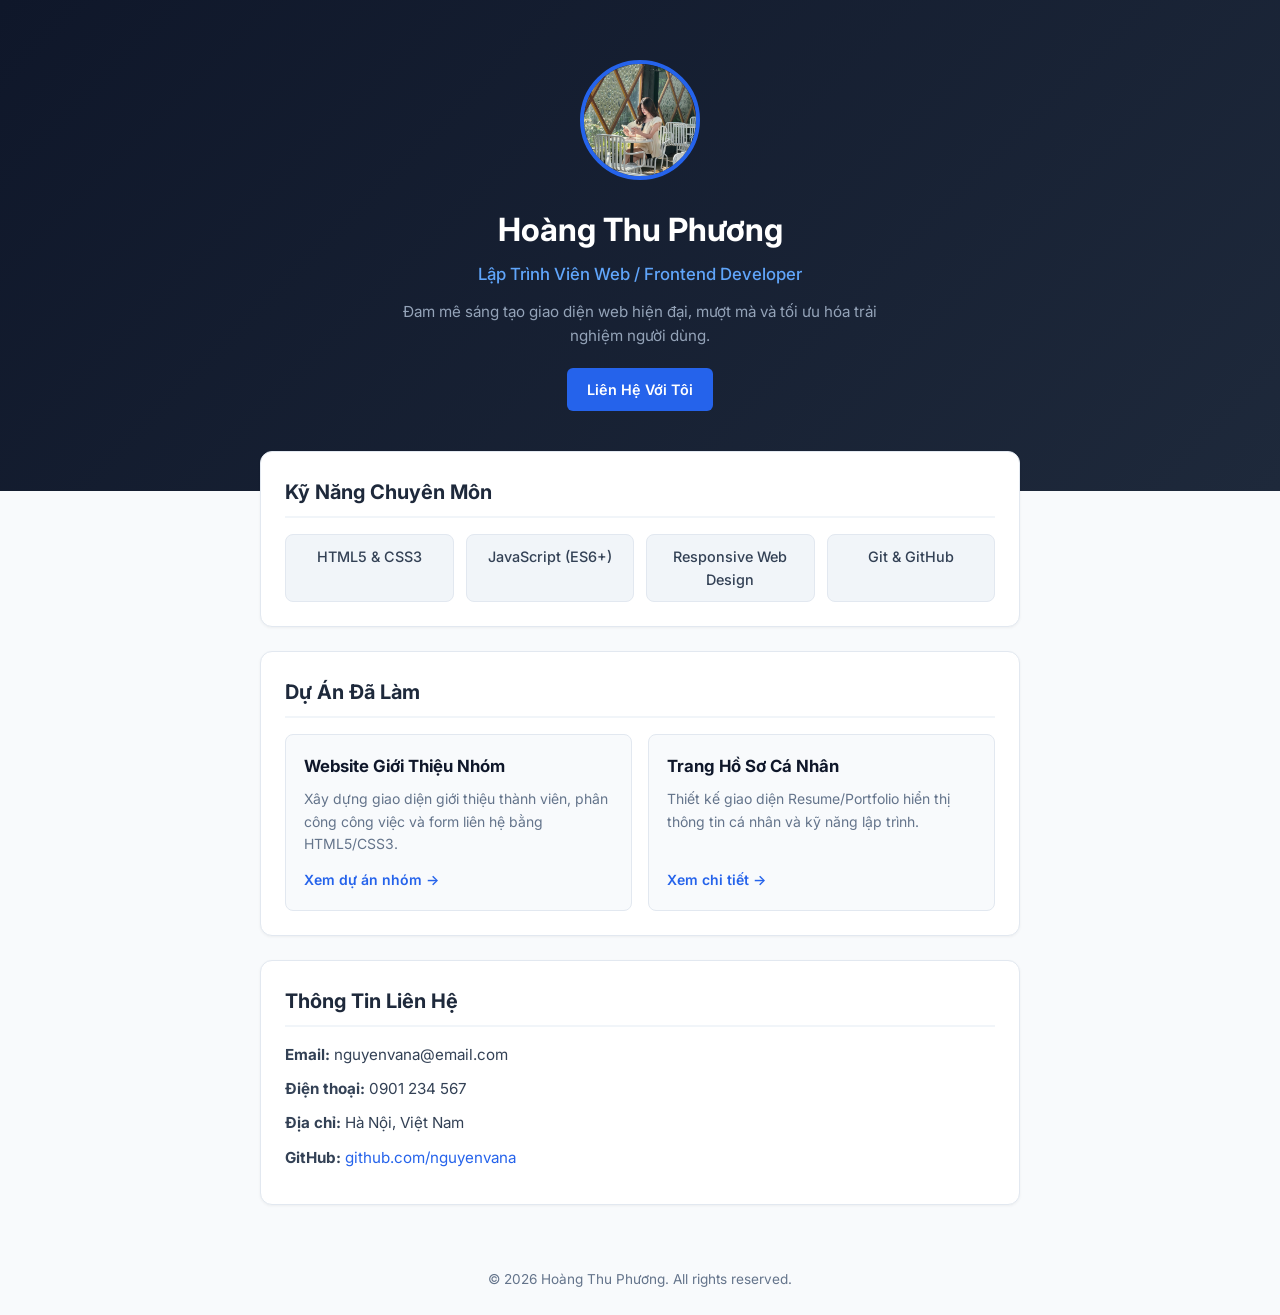
<file: tasks/hoangthuphuong/index.html>
<!DOCTYPE html>
<html lang="vi">
<head>
    <meta charset="UTF-8">
    <meta name="viewport" content="width=device-width, initial-scale=1.0">
    <title>Trang Cá Nhân - Hoàng Thu Phương</title>
    <link rel="stylesheet" href="style.css">
</head>
<body>

    <!-- Phần Giới thiệu chính (Hero) -->
    <header class="hero">
        <div class="hero-content">
            <img src="cc.jpg" alt="Ảnh đại diện" class="avatar">
            <h1 class="name">Hoàng Thu Phương</h1>
            <p class="title">Lập Trình Viên Web / Frontend Developer</p>
            <p class="bio">Đam mê sáng tạo giao diện web hiện đại, mượt mà và tối ưu hóa trải nghiệm người dùng.</p>
            <a href="#contact" class="btn">Liên Hệ Với Tôi</a>
        </div>
    </header>

    <main class="container">

        <!-- Kỹ năng cá nhân -->
        <section class="card">
            <h2>Kỹ Năng Chuyên Môn</h2>
            <div class="skills-grid">
                <div class="skill-item">HTML5 & CSS3</div>
                <div class="skill-item">JavaScript (ES6+)</div>
                <div class="skill-item">Responsive Web Design</div>
                <div class="skill-item">Git & GitHub</div>
            </div>
        </section>

        <!-- Dự án nổi bật -->
        <section class="card">
            <h2>Dự Án Đã Làm</h2>
            <div class="projects-grid">

                <div class="project-card">
                    <h3>Website Giới Thiệu Nhóm</h3>
                    <p>Xây dựng giao diện giới thiệu thành viên, phân công công việc và form liên hệ bằng HTML5/CSS3.</p>
                    <a href="../tasks/group/about.html" class="link-btn">Xem dự án nhóm &rarr;</a>
                </div>

                <div class="project-card">
                    <h3>Trang Hồ Sơ Cá Nhân</h3>
                    <p>Thiết kế giao diện Resume/Portfolio hiển thị thông tin cá nhân và kỹ năng lập trình.</p>
                    <a href="#" class="link-btn">Xem chi tiết &rarr;</a>
                </div>

            </div>
        </section>

        <!-- Thông tin liên hệ -->
        <section class="card" id="contact">
            <h2>Thông Tin Liên Hệ</h2>
            <ul class="contact-list">
                <li><strong>Email:</strong> nguyenvana@email.com</li>
                <li><strong>Điện thoại:</strong> 0901 234 567</li>
                <li><strong>Địa chỉ:</strong> Hà Nội, Việt Nam</li>
                <li><strong>GitHub:</strong> <a href="https://github.com/24103459-pixel/nhom8.git" target="_blank">github.com/nguyenvana</a></li>
            </ul>
        </section>

    </main>

    <footer class="footer">
        <p>&copy; 2026 Hoàng Thu Phương. All rights reserved.</p>
    </footer>

</body>
</html>
</file>
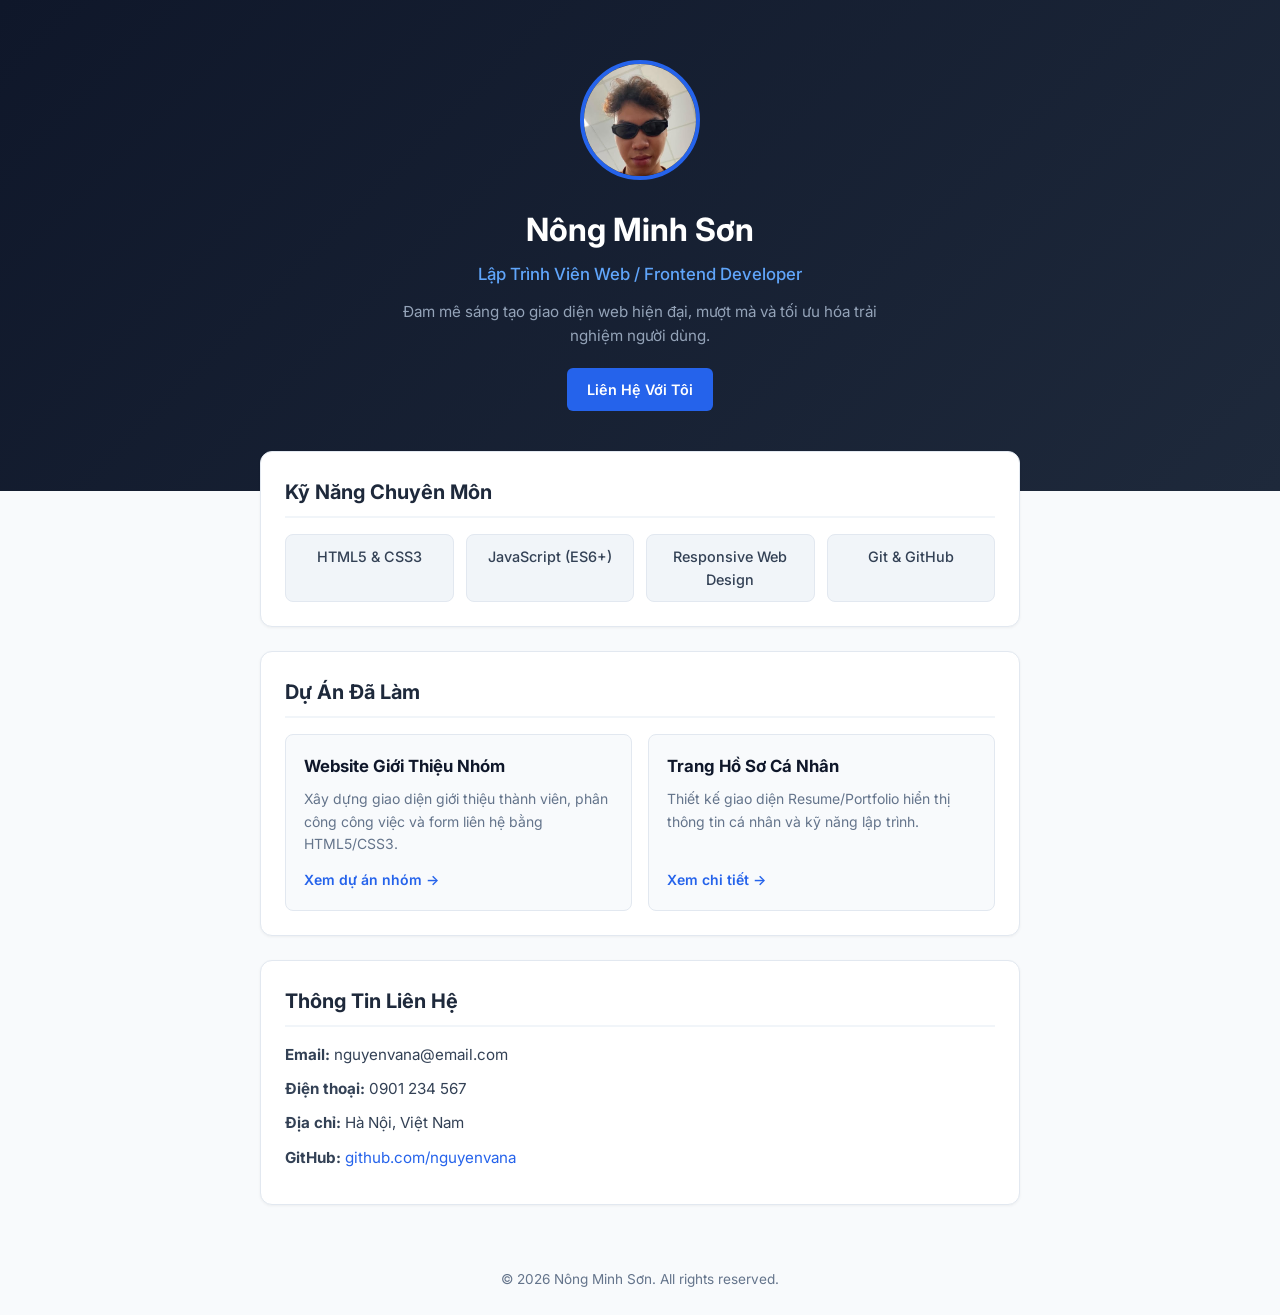
<file: tasks/nongminhson/index.html>
<!DOCTYPE html>
<html lang="vi">
<head>
    <meta charset="UTF-8">
    <meta name="viewport" content="width=device-width, initial-scale=1.0">
    <title>Trang Cá Nhân - Nông Minh Sơn</title>
    <link rel="stylesheet" href="style.css">
</head>
<body>

    <!-- Phần Giới thiệu chính (Hero) -->
    <header class="hero">
        <div class="hero-content">
            <img src="nms.jpg" alt="Ảnh đại diện" class="avatar">
            <h1 class="name">Nông Minh Sơn</h1>
            <p class="title">Lập Trình Viên Web / Frontend Developer</p>
            <p class="bio">Đam mê sáng tạo giao diện web hiện đại, mượt mà và tối ưu hóa trải nghiệm người dùng.</p>
            <a href="#contact" class="btn">Liên Hệ Với Tôi</a>
        </div>
    </header>

    <main class="container">

        <!-- Kỹ năng cá nhân -->
        <section class="card">
            <h2>Kỹ Năng Chuyên Môn</h2>
            <div class="skills-grid">
                <div class="skill-item">HTML5 & CSS3</div>
                <div class="skill-item">JavaScript (ES6+)</div>
                <div class="skill-item">Responsive Web Design</div>
                <div class="skill-item">Git & GitHub</div>
            </div>
        </section>

        <!-- Dự án nổi bật -->
        <section class="card">
            <h2>Dự Án Đã Làm</h2>
            <div class="projects-grid">

                <div class="project-card">
                    <h3>Website Giới Thiệu Nhóm</h3>
                    <p>Xây dựng giao diện giới thiệu thành viên, phân công công việc và form liên hệ bằng HTML5/CSS3.</p>
                    <a href="../tasks/group/about.html" class="link-btn">Xem dự án nhóm &rarr;</a>
                </div>

                <div class="project-card">
                    <h3>Trang Hồ Sơ Cá Nhân</h3>
                    <p>Thiết kế giao diện Resume/Portfolio hiển thị thông tin cá nhân và kỹ năng lập trình.</p>
                    <a href="#" class="link-btn">Xem chi tiết &rarr;</a>
                </div>

            </div>
        </section>

        <!-- Thông tin liên hệ -->
        <section class="card" id="contact">
            <h2>Thông Tin Liên Hệ</h2>
            <ul class="contact-list">
                <li><strong>Email:</strong> nguyenvana@email.com</li>
                <li><strong>Điện thoại:</strong> 0901 234 567</li>
                <li><strong>Địa chỉ:</strong> Hà Nội, Việt Nam</li>
                <li><strong>GitHub:</strong> <a href="https://github.com/24103459-pixel/nhom8.git" target="_blank">github.com/nguyenvana</a></li>
            </ul>
        </section>

    </main>

    <footer class="footer">
        <p>&copy; 2026 Nông Minh Sơn. All rights reserved.</p>
    </footer>

</body>
</html>
</file>
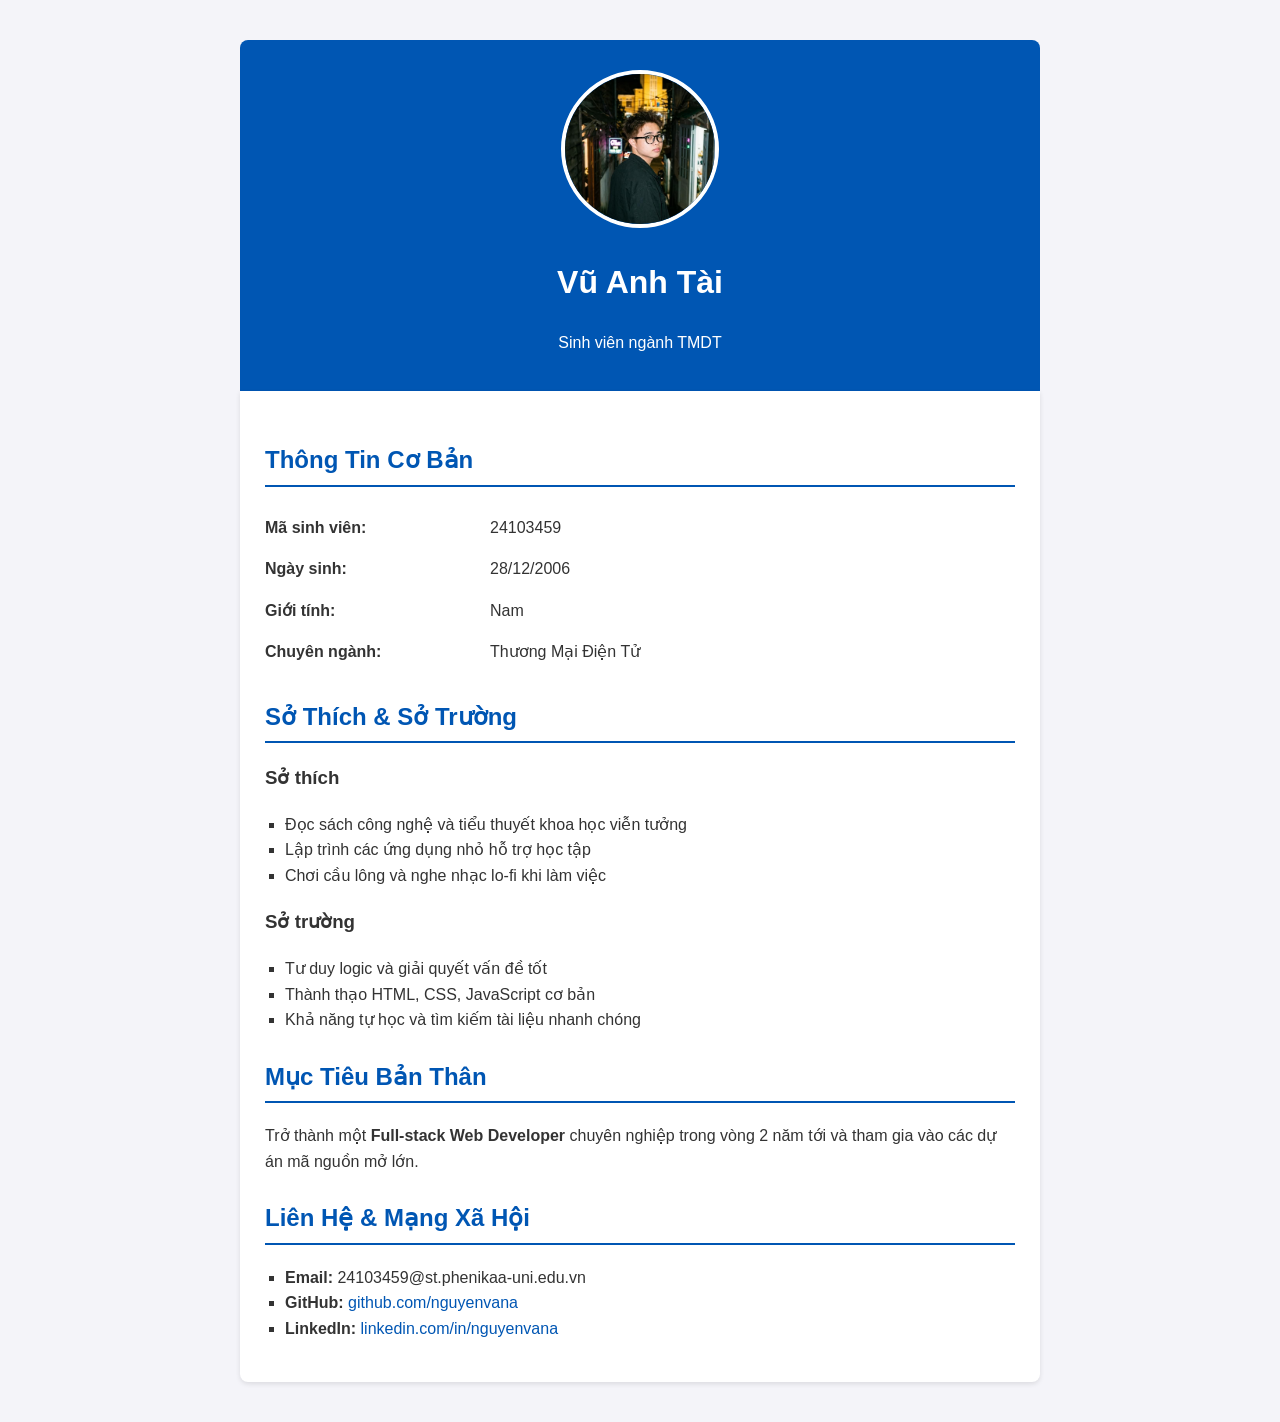
<file: tasks/Vu-Anh-Tai/index.html>
<!DOCTYPE html>
<html lang="vi">
<head>
    <meta charset="UTF-8">
    <meta name="viewport" content="width=device-width, initial-scale=1.0">
    <title>Trang Giới Thiệu Cá Nhân</title>
    <!-- Nhúng file CSS bên ngoài -->
    <link rel="stylesheet" href="style.css">
</head>
<body>

    <!-- Phần Đầu Trang: Ảnh đại diện & Họ tên -->
    <header>
        <img src="tay.jpg" alt="Ảnh đại diện" class="avatar">
        <h1>Vũ Anh Tài</h1>
        <p>Sinh viên ngành TMDT</p>
    </header>

    <!-- Phần Nội Dung Chính -->
    <main>
        <!-- Thông tin cơ bản -->
        <section>
            <h2>Thông Tin Cơ Bản</h2>
            <table class="info-table">
                <tr>
                    <td>Mã sinh viên:</td>
                    <td>24103459</td>
                </tr>
                <tr>
                    <td>Ngày sinh:</td>
                    <td>28/12/2006</td>
                </tr>
                <tr>
                    <td>Giới tính:</td>
                    <td>Nam</td>
                </tr>
                <tr>
                    <td>Chuyên ngành:</td>
                    <td>Thương Mại Điện Tử</td>
                </tr>
            </table>
        </section>

        <!-- Sở thích & Sở trường -->
        <section>
            <h2>Sở Thích & Sở Trường</h2>
            
            <h3>Sở thích</h3>
            <ul>
                <li>Đọc sách công nghệ và tiểu thuyết khoa học viễn tưởng</li>
                <li>Lập trình các ứng dụng nhỏ hỗ trợ học tập</li>
                <li>Chơi cầu lông và nghe nhạc lo-fi khi làm việc</li>
            </ul>

            <h3>Sở trường</h3>
            <ul>
                <li>Tư duy logic và giải quyết vấn đề tốt</li>
                <li>Thành thạo HTML, CSS, JavaScript cơ bản</li>
                <li>Khả năng tự học và tìm kiếm tài liệu nhanh chóng</li>
            </ul>
        </section>

        <!-- Bổ sung: Mục tiêu cá nhân -->
        <section>
            <h2>Mục Tiêu Bản Thân</h2>
            <p>Trở thành một <strong>Full-stack Web Developer</strong> chuyên nghiệp trong vòng 2 năm tới và tham gia vào các dự án mã nguồn mở lớn.</p>
        </section>

        <!-- Bổ sung: Mạng xã hội & Liên hệ -->
        <section>
            <h2>Liên Hệ & Mạng Xã Hội</h2>
            <ul>
                <li><strong>Email:</strong> 24103459@st.phenikaa-uni.edu.vn</li>
                <li><strong>GitHub:</strong> <a href="https://github.com" target="_blank" rel="noopener noreferrer">github.com/nguyenvana</a></li>
                <li><strong>LinkedIn:</strong> <a href="https://linkedin.com" target="_blank" rel="noopener noreferrer">linkedin.com/in/nguyenvana</a></li>
            </ul>
        </section>
    </main>

</body>
</html>
</file>
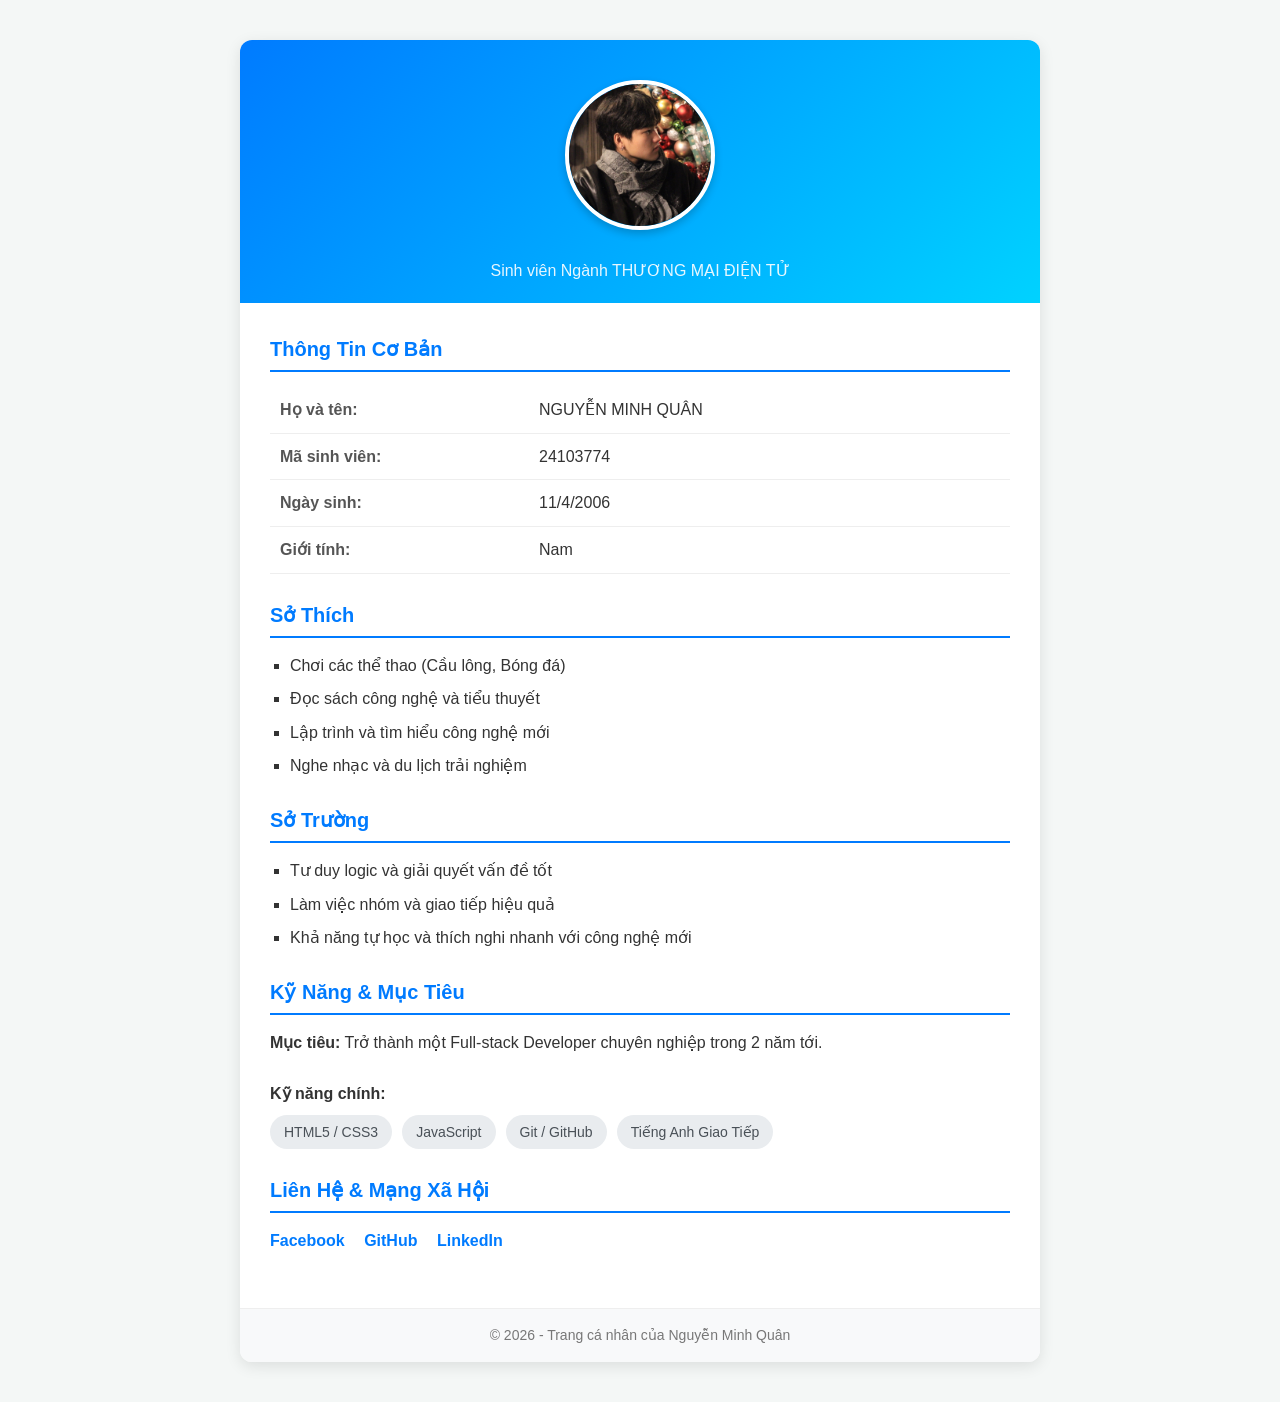
<file: tasks/group/Minh_quan/index.html>
<!DOCTYPE html>
<html lang="vi">

<head>
    <meta charset="UTF-8">
    <meta name="viewport" content="width=device-width, initial-scale=1.0">
    <title>Trang Giới Thiệu Cá Nhân</title>
    <style>
        /* Reset cơ bản */
        * {
            box-sizing: border-box;
            margin: 0;
            padding: 0;
        }

        body {
            font-family: 'Segoe UI', Tahoma, Geneva, Verdana, sans-serif;
            background-color: #f4f7f6;
            color: #333;
            line-height: 1.6;
            padding: 20px;
        }

        /* Container chính */
        .container {
            max-width: 800px;
            margin: 20px auto;
            background: #ffffff;
            border-radius: 12px;
            box-shadow: 0 4px 15px rgba(0, 0, 0, 0.1);
            overflow: hidden;
        }

        /* Header / Banner cá nhân */
        .header {
            background: linear-gradient(135deg, #007bff, #00d2ff);
            color: white;
            text-align: center;
            padding: 40px 20px 20px;
        }

        .avatar {
            width: 150px;
            height: 150px;
            border-radius: 50%;
            object-fit: cover;
            border: 4px solid white;
            box-shadow: 0 4px 8px rgba(0, 0, 0, 0.2);
            margin-bottom: 15px;
        }

        .header h1 {
            font-size: 28px;
            margin-bottom: 5px;
        }

        .header p {
            font-size: 16px;
            opacity: 0.9;
        }

        /* Phần nội dung thông tin */
        .content {
            padding: 30px;
        }

        .section {
            margin-bottom: 25px;
        }

        .section-title {
            font-size: 20px;
            color: #007bff;
            border-bottom: 2px solid #007bff;
            padding-bottom: 5px;
            margin-bottom: 15px;
        }

        /* Bảng thông tin cơ bản */
        .info-table {
            width: 100%;
            border-collapse: collapse;
        }

        .info-table td {
            padding: 10px;
            border-bottom: 1px solid #eee;
        }

        .info-table td.label {
            font-weight: bold;
            width: 35%;
            color: #555;
        }

        /* Danh sách sở thích & sở trường */
        .list-style {
            list-style-type: square;
            padding-left: 20px;
        }

        .list-style li {
            margin-bottom: 8px;
        }

        /* Thẻ Kỹ năng / Tag */
        .skills {
            display: flex;
            flex-wrap: wrap;
            gap: 10px;
        }

        .skill-tag {
            background-color: #e9ecef;
            color: #495057;
            padding: 6px 14px;
            border-radius: 20px;
            font-size: 14px;
            font-weight: 500;
        }

        /* Mạng xã hội */
        .social-links a {
            display: inline-block;
            margin-right: 15px;
            color: #007bff;
            text-decoration: none;
            font-weight: bold;
        }

        .social-links a:hover {
            text-decoration: underline;
        }

        /* Footer */
        .footer {
            text-align: center;
            padding: 15px;
            background-color: #f8f9fa;
            font-size: 14px;
            color: #777;
            border-top: 1px solid #eee;
        }
    </style>
</head>

<body>

    <div class="container">
        <!-- Header với ảnh đại diện và tên -->
        <div class="header">
            <!-- Thay link ảnh đại diện của bạn vào src dưới đây -->
            <img src="anh1.jpeg" alt="Ảnh đại diện" class="avatar">
            <h1></h1>
            <p>Sinh viên Ngành THƯƠNG MẠI ĐIỆN TỬ</p>
        </div>

        <!-- Nội dung chi tiết -->
        <div class="content">

            <!-- Thông tin cá nhân cơ bản -->
            <div class="section">
                <h2 class="section-title">Thông Tin Cơ Bản</h2>
                <table class="info-table">
                    <tr>
                        <td class="label">Họ và tên:</td>
                        <td>NGUYỄN MINH QUÂN</td>
                    </tr>
                    <tr>
                        <td class="label">Mã sinh viên:</td>
                        <td>24103774</td>
                    </tr>
                    <tr>
                        <td class="label">Ngày sinh:</td>
                        <td>11/4/2006</td>
                    </tr>
                    <tr>
                        <td class="label">Giới tính:</td>
                        <td>Nam</td>
                    </tr>
                </table>
            </div>

            <!-- Sở thích -->
            <div class="section">
                <h2 class="section-title">Sở Thích</h2>
                <ul class="list-style">
                    <li>Chơi các thể thao (Cầu lông, Bóng đá)</li>
                    <li>Đọc sách công nghệ và tiểu thuyết</li>
                    <li>Lập trình và tìm hiểu công nghệ mới</li>
                    <li>Nghe nhạc và du lịch trải nghiệm</li>
                </ul>
            </div>

            <!-- Sở trường -->
            <div class="section">
                <h2 class="section-title">Sở Trường</h2>
                <ul class="list-style">
                    <li>Tư duy logic và giải quyết vấn đề tốt</li>
                    <li>Làm việc nhóm và giao tiếp hiệu quả</li>
                    <li>Khả năng tự học và thích nghi nhanh với công nghệ mới</li>
                </ul>
            </div>

            <!-- Bổ sung: Mục tiêu & Kỹ năng (Khuyến khích) -->
            <div class="section">
                <h2 class="section-title">Kỹ Năng & Mục Tiêu</h2>
                <p><strong>Mục tiêu:</strong> Trở thành một Full-stack Developer chuyên nghiệp trong 2 năm tới.</p>
                <br>
                <p style="margin-bottom: 8px;"><strong>Kỹ năng chính:</strong></p>
                <div class="skills">
                    <span class="skill-tag">HTML5 / CSS3</span>
                    <span class="skill-tag">JavaScript</span>
                    <span class="skill-tag">Git / GitHub</span>
                    <span class="skill-tag">Tiếng Anh Giao Tiếp</span>
                </div>
            </div>

            <!-- Bổ sung: Mạng xã hội -->
            <div class="section">
                <h2 class="section-title">Liên Hệ & Mạng Xã Hội</h2>
                <div class="social-links">
                    <a href="https://facebook.com" target="_blank">Facebook</a>
                    <a href="https://github.com" target="_blank">GitHub</a>
                    <a href="https://linkedin.com" target="_blank">LinkedIn</a>
                </div>
            </div>

        </div>

        <!-- Footer -->
        <div class="footer">
            <p>© 2026 - Trang cá nhân của Nguyễn Minh Quân</p>
        </div>
    </div>

</body>
</file>
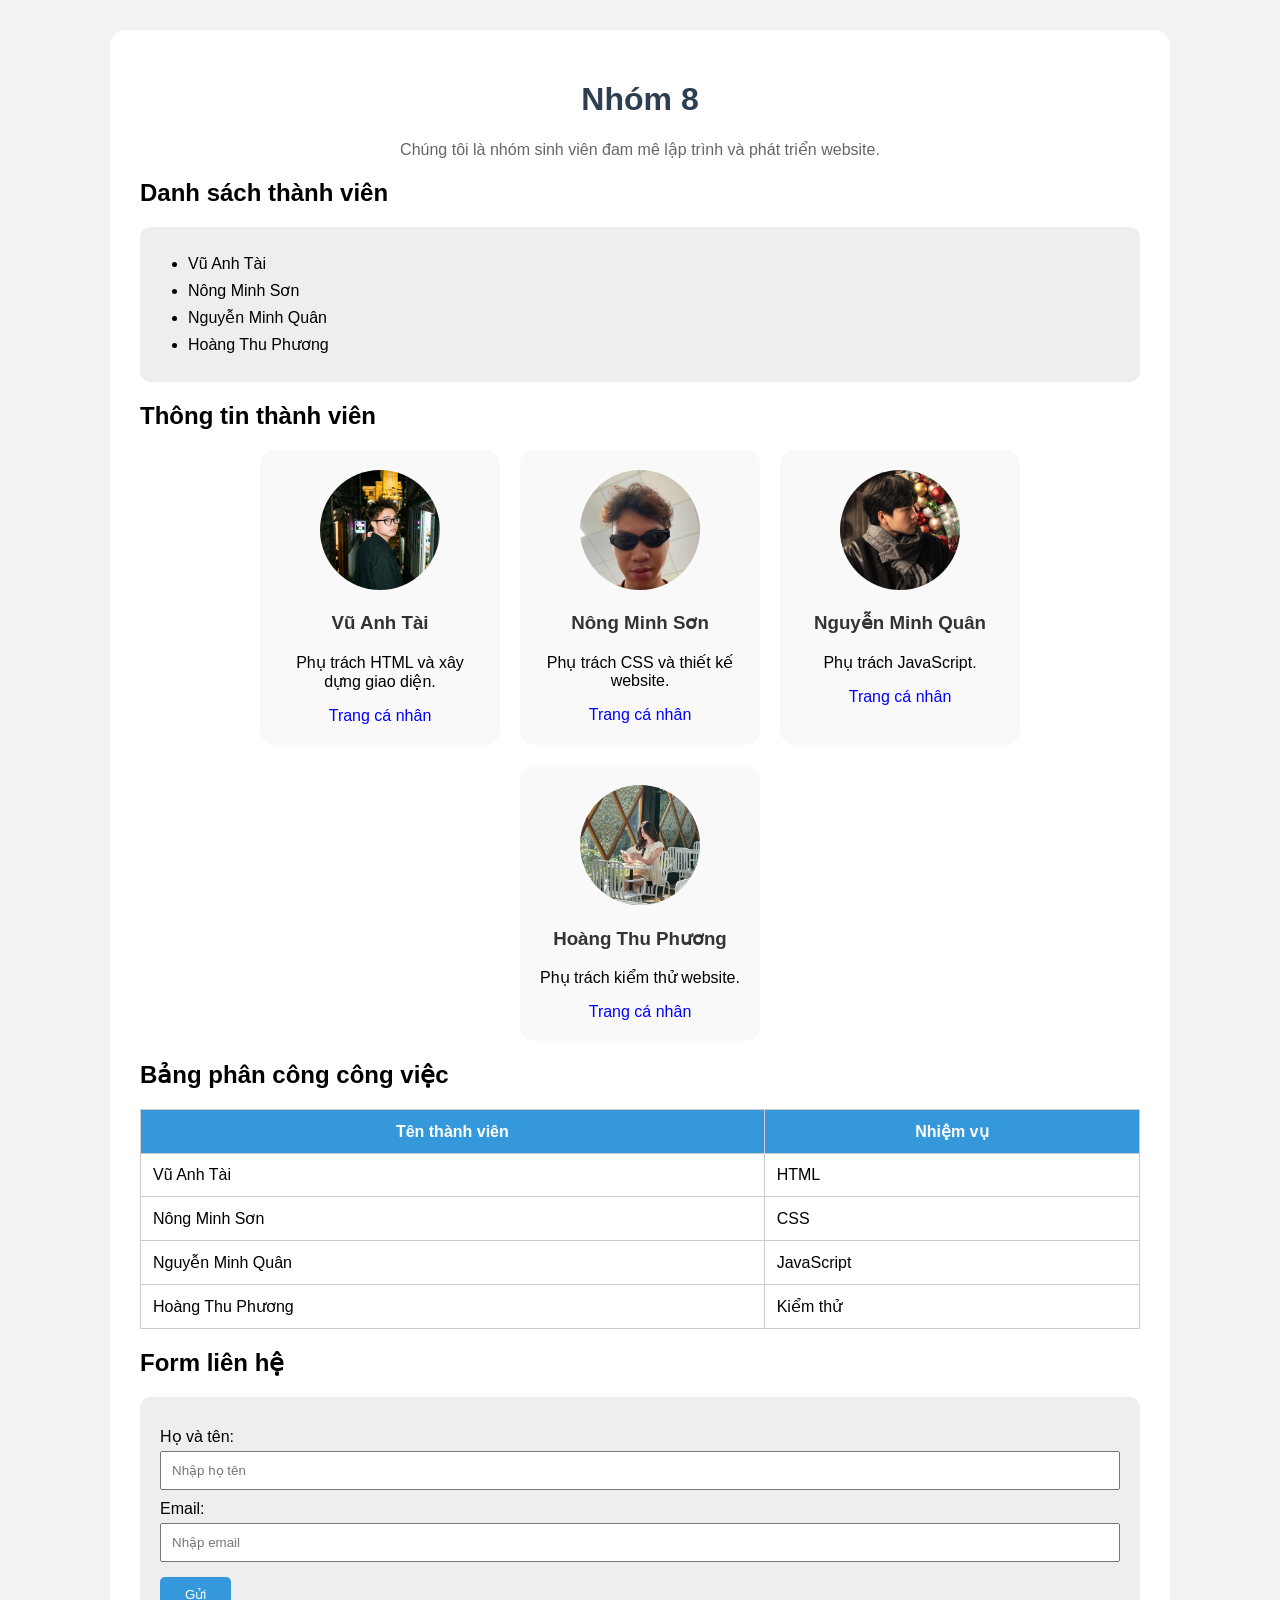
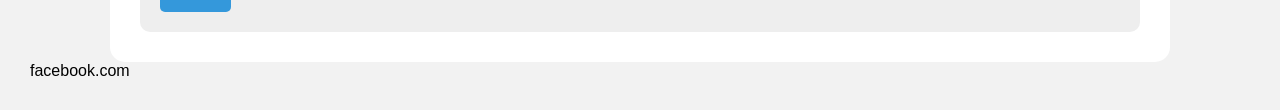
<file: tasks/group/about.html>
<!DOCTYPE html>
<html lang="vi">
<head>
    <meta charset="UTF-8">
    <meta name="viewport" content="width=device-width, initial-scale=1.0">
    <title>Giới thiệu nhóm 8</title>

    <link rel="stylesheet" href="style.css">
</head>

<body>

    <div class="container">

        <h1>Nhóm 8</h1>

        <p class="intro">
            Chúng tôi là nhóm sinh viên đam mê lập trình và phát triển website.
        </p>

        <h2>Danh sách thành viên</h2>

        <ul>
            <li>Vũ Anh Tài</li>
            <li>Nông Minh Sơn</li>
            <li>Nguyễn Minh Quân</li>
            <li>Hoàng Thu Phương</li>
        </ul>


        <h2>Thông tin thành viên</h2>

        <div class="members">

            <div class="member">
                <img src="asset/tay.jpg" alt="Vũ Anh Tài">
                <h3>Vũ Anh Tài</h3>
                <p>Phụ trách HTML và xây dựng giao diện.</p>
                <a href="http://127.0.0.1:5500/tasks/Vu-Anh-Tai/index.html">Trang cá nhân</a>
            </div>

            <div class="member">
                <img src="asset/nms.jpg" alt="Nông Minh Sơn">
                <h3>Nông Minh Sơn</h3>
                <p>Phụ trách CSS và thiết kế website.</p>
                <a href="http://127.0.0.1:5500/tasks/nongminhson/index.html">Trang cá nhân</a>
            </div>

            <div class="member">
                <img src="asset/anh1.jpeg" alt="Nguyễn Minh Quân">
                <h3>Nguyễn Minh Quân</h3>
                <p>Phụ trách JavaScript.</p>
                <a href="http://127.0.0.1:5500/tasks/Minh_quan/index.html">Trang cá nhân</a>
            </div>

            <div class="member">
                <img src="asset/cc.jpg" alt="Hoàng Thu Phương">
                <h3>Hoàng Thu Phương</h3>
                <p>Phụ trách kiểm thử website.</p>
                <a href="http://127.images/member3.jpg0.0.1:5500/tasks/hoangthuphuong/index.html">Trang cá nhân</a>
            </div>

        </div>


        <h2>Bảng phân công công việc</h2>

        <table>
            <tr>
                <th>Tên thành viên</th>
                <th>Nhiệm vụ</th>
            </tr>

            <tr>
                <td>Vũ Anh Tài</td>
                <td>HTML</td>
            </tr>

            <tr>
                <td>Nông Minh Sơn</td>
                <td>CSS</td>
            </tr>

            <tr>
                <td>Nguyễn Minh Quân</td>
                <td>JavaScript</td>
            </tr>

            <tr>
                <td>Hoàng Thu Phương</td>
                <td>Kiểm thử</td>
            </tr>
        </table>


        <h2>Form liên hệ</h2>

        <form>

            <label>Họ và tên:</label>
            <input type="text" placeholder="Nhập họ tên">

            <label>Email:</label>
            <input type="email" placeholder="Nhập email">

            <input type="submit" value="Gửi">

        </form>

    </div>

</body>
</html>
facebook.com
</file>
<file: tasks/hoangthuphuong/style.css>
/* ==========================================
   1. KHAI BÁO CƠ BẢN
   ========================================== */
@import url('https://fonts.googleapis.com/css2?family=Inter:wght@400;500;600;700&display=swap');

* {
    margin: 0;
    padding: 0;
    box-sizing: border-box;
}

body {
    font-family: 'Inter', system-ui, -apple-system, sans-serif;
    background-color: #f8fafc;
    color: #0f172a;
    line-height: 1.6;
}

.container {
    max-width: 800px;
    margin: -40px auto 40px auto;
    padding: 0 20px;
    position: relative;
    z-index: 10;
}

/* ==========================================
   2. HERO SECTION (ẢNH & THÔNG TIN CHÍNH)
   ========================================== */
.hero {
    background: linear-gradient(135deg, #0f172a, #1e293b);
    color: #ffffff;
    text-align: center;
    padding: 60px 20px 80px 20px;
}

.avatar {
    width: 120px;
    height: 120px;
    border-radius: 50%;
    object-fit: cover;
    border: 4px solid #2563eb;
    margin-bottom: 16px;
}

.name {
    font-size: 2rem;
    font-weight: 700;
    margin-bottom: 6px;
}

.title {
    font-size: 1.05rem;
    color: #60a5fa;
    font-weight: 500;
    margin-bottom: 12px;
}

.bio {
    max-width: 500px;
    margin: 0 auto 20px auto;
    color: #94a3b8;
    font-size: 0.95rem;
}

.btn {
    display: inline-block;
    background-color: #2563eb;
    color: #ffffff;
    padding: 10px 20px;
    border-radius: 6px;
    text-decoration: none;
    font-weight: 600;
    font-size: 0.9rem;
    transition: background-color 0.2s ease;
}

.btn:hover {
    background-color: #1d4ed8;
}

/* ==========================================
   3. KHỐI NỘI DUNG (CARD)
   ========================================== */
.card {
    background: #ffffff;
    border: 1px solid #e2e8f0;
    border-radius: 12px;
    padding: 24px;
    margin-bottom: 24px;
    box-shadow: 0 1px 3px rgba(0, 0, 0, 0.05);
}

.card h2 {
    font-size: 1.25rem;
    font-weight: 700;
    color: #1e293b;
    margin-bottom: 16px;
    padding-bottom: 8px;
    border-bottom: 2px solid #f1f5f9;
}

/* ==========================================
   4. KỸ NĂNG (SKILLS)
   ========================================== */
.skills-grid {
    display: grid;
    grid-template-columns: repeat(auto-fit, minmax(160px, 1fr));
    gap: 12px;
}

.skill-item {
    background-color: #f1f5f9;
    color: #334155;
    padding: 10px 14px;
    border-radius: 8px;
    font-size: 0.9rem;
    font-weight: 500;
    text-align: center;
    border: 1px solid #e2e8f0;
}

/* ==========================================
   5. DỰ ÁN (PROJECTS)
   ========================================== */
.projects-grid {
    display: grid;
    grid-template-columns: repeat(auto-fit, minmax(260px, 1fr));
    gap: 16px;
}

.project-card {
    border: 1px solid #e2e8f0;
    border-radius: 8px;
    padding: 18px;
    background-color: #f8fafc;
    display: flex;
    flex-direction: column;
}

.project-card h3 {
    font-size: 1.05rem;
    margin-bottom: 8px;
    color: #0f172a;
}

.project-card p {
    font-size: 0.875rem;
    color: #64748b;
    margin-bottom: 14px;
    flex-grow: 1;
}

.link-btn {
    font-size: 0.875rem;
    color: #2563eb;
    text-decoration: none;
    font-weight: 600;
}

.link-btn:hover {
    text-decoration: underline;
}

/* ==========================================
   6. LIÊN HỆ (CONTACT)
   ========================================== */
.contact-list {
    list-style: none;
}

.contact-list li {
    margin-bottom: 10px;
    font-size: 0.95rem;
    color: #334155;
}

.contact-list a {
    color: #2563eb;
    text-decoration: none;
}

.contact-list a:hover {
    text-decoration: underline;
}

/* ==========================================
   7. FOOTER
   ========================================== */
.footer {
    text-align: center;
    padding: 24px;
    color: #64748b;
    font-size: 0.85rem;
}
</file>
<file: tasks/nongminhson/style.css>
/* ==========================================
   1. KHAI BÁO CƠ BẢN
   ========================================== */
@import url('https://fonts.googleapis.com/css2?family=Inter:wght@400;500;600;700&display=swap');

* {
    margin: 0;
    padding: 0;
    box-sizing: border-box;
}

body {
    font-family: 'Inter', system-ui, -apple-system, sans-serif;
    background-color: #f8fafc;
    color: #0f172a;
    line-height: 1.6;
}

.container {
    max-width: 800px;
    margin: -40px auto 40px auto;
    padding: 0 20px;
    position: relative;
    z-index: 10;
}

/* ==========================================
   2. HERO SECTION (ẢNH & THÔNG TIN CHÍNH)
   ========================================== */
.hero {
    background: linear-gradient(135deg, #0f172a, #1e293b);
    color: #ffffff;
    text-align: center;
    padding: 60px 20px 80px 20px;
}

.avatar {
    width: 120px;
    height: 120px;
    border-radius: 50%;
    object-fit: cover;
    border: 4px solid #2563eb;
    margin-bottom: 16px;
}

.name {
    font-size: 2rem;
    font-weight: 700;
    margin-bottom: 6px;
}

.title {
    font-size: 1.05rem;
    color: #60a5fa;
    font-weight: 500;
    margin-bottom: 12px;
}

.bio {
    max-width: 500px;
    margin: 0 auto 20px auto;
    color: #94a3b8;
    font-size: 0.95rem;
}

.btn {
    display: inline-block;
    background-color: #2563eb;
    color: #ffffff;
    padding: 10px 20px;
    border-radius: 6px;
    text-decoration: none;
    font-weight: 600;
    font-size: 0.9rem;
    transition: background-color 0.2s ease;
}

.btn:hover {
    background-color: #1d4ed8;
}

/* ==========================================
   3. KHỐI NỘI DUNG (CARD)
   ========================================== */
.card {
    background: #ffffff;
    border: 1px solid #e2e8f0;
    border-radius: 12px;
    padding: 24px;
    margin-bottom: 24px;
    box-shadow: 0 1px 3px rgba(0, 0, 0, 0.05);
}

.card h2 {
    font-size: 1.25rem;
    font-weight: 700;
    color: #1e293b;
    margin-bottom: 16px;
    padding-bottom: 8px;
    border-bottom: 2px solid #f1f5f9;
}

/* ==========================================
   4. KỸ NĂNG (SKILLS)
   ========================================== */
.skills-grid {
    display: grid;
    grid-template-columns: repeat(auto-fit, minmax(160px, 1fr));
    gap: 12px;
}

.skill-item {
    background-color: #f1f5f9;
    color: #334155;
    padding: 10px 14px;
    border-radius: 8px;
    font-size: 0.9rem;
    font-weight: 500;
    text-align: center;
    border: 1px solid #e2e8f0;
}

/* ==========================================
   5. DỰ ÁN (PROJECTS)
   ========================================== */
.projects-grid {
    display: grid;
    grid-template-columns: repeat(auto-fit, minmax(260px, 1fr));
    gap: 16px;
}

.project-card {
    border: 1px solid #e2e8f0;
    border-radius: 8px;
    padding: 18px;
    background-color: #f8fafc;
    display: flex;
    flex-direction: column;
}

.project-card h3 {
    font-size: 1.05rem;
    margin-bottom: 8px;
    color: #0f172a;
}

.project-card p {
    font-size: 0.875rem;
    color: #64748b;
    margin-bottom: 14px;
    flex-grow: 1;
}

.link-btn {
    font-size: 0.875rem;
    color: #2563eb;
    text-decoration: none;
    font-weight: 600;
}

.link-btn:hover {
    text-decoration: underline;
}

/* ==========================================
   6. LIÊN HỆ (CONTACT)
   ========================================== */
.contact-list {
    list-style: none;
}

.contact-list li {
    margin-bottom: 10px;
    font-size: 0.95rem;
    color: #334155;
}

.contact-list a {
    color: #2563eb;
    text-decoration: none;
}

.contact-list a:hover {
    text-decoration: underline;
}

/* ==========================================
   7. FOOTER
   ========================================== */
.footer {
    text-align: center;
    padding: 24px;
    color: #64748b;
    font-size: 0.85rem;
}
</file>
<file: tasks/Vu-Anh-Tai/style.css>
/* Định dạng tổng thể trang web */
body {
    font-family: Arial, sans-serif;
    line-height: 1.6;
    background-color: #f4f4f9;
    color: #333;
    max-width: 800px;
    margin: 20px auto;
    padding: 20px;
}

/* Phần Header */
header {
    text-align: center;
    background-color: #0056b3;
    color: #fff;
    padding: 20px;
    border-radius: 8px 8px 0 0;
}

/* Ảnh đại diện */
.avatar {
    width: 150px;
    height: 150px;
    border-radius: 50%;
    object-fit: cover;
    border: 4px solid #fff;
    margin-top: 10px;
}

/* Phần nội dung chính */
main {
    background: #fff;
    padding: 25px;
    border-radius: 0 0 8px 8px;
    box-shadow: 0 2px 5px rgba(0, 0, 0, 0.1);
}

/* Tiêu đề phần nội dung */
h2 {
    color: #0056b3;
    border-bottom: 2px solid #0056b3;
    padding-bottom: 5px;
    margin-top: 25px;
}

/* Danh sách */
ul {
    list-style-type: square;
    padding-left: 20px;
}

/* Bảng thông tin cá nhân */
.info-table {
    width: 100%;
    border-collapse: collapse;
}

.info-table td {
    padding: 8px 0;
}

.info-table td:first-child {
    font-weight: bold;
    width: 30%;
}

/* Đường dẫn liên kết */
a {
    color: #0056b3;
    text-decoration: none;
}

a:hover {
    text-decoration: underline;
}
</file>
<file: tasks/group/style.css>
/* Toàn bộ trang */
body {
    font-family: Arial, sans-serif;
    background-color: #f2f2f2;
    margin: 0;
    padding: 30px;
}

/* Khung chính */
.container {
    max-width: 1000px;
    margin: auto;
    background-color: white;
    padding: 30px;
    border-radius: 15px;
}

/* Tiêu đề */
h1 {
    text-align: center;
    color: #2c3e50;
}

.intro {
    text-align: center;
    color: #666;
}

/* Danh sách */
ul {
    background-color: #eee;
    padding: 20px 40px;
    border-radius: 10px;
}

li {
    margin: 8px;
}

/* Các thành viên */
.members {
    display: flex;
    gap: 20px;
    justify-content: center;
    flex-wrap: wrap;
}

/* Thẻ thành viên */
.member {
    width: 200px;
    padding: 20px;
    text-align: center;
    background-color: #f9f9f9;
    border-radius: 15px;
}

/* Ảnh đại diện */
.member img {
    width: 120px;
    height: 120px;

    /* Làm ảnh thành hình tròn */
    border-radius: 50%;

    object-fit: cover;
}

/* Tên */
.member h3 {
    color: #333;
}

/* Link */
.member a {
    color: blue;
    text-decoration: none;
}

/* Bảng */
table {
    width: 100%;
    border-collapse: collapse;
    margin-top: 15px;
}

th,
td {
    border: 1px solid #ccc;
    padding: 12px;
}

th {
    background-color: #3498db;
    color: white;
}

/* Form */
form {
    background-color: #eee;
    padding: 20px;
    border-radius: 10px;
}

label {
    display: block;
    margin-top: 10px;
}

input[type="text"],
input[type="email"] {
    width: 100%;
    padding: 10px;
    margin-top: 5px;
    box-sizing: border-box;
}

/* Nút gửi */
input[type="submit"] {
    margin-top: 15px;
    padding: 10px 25px;
    background-color: #3498db;
    color: white;
    border: none;
    border-radius: 5px;
    cursor: pointer;
}
</file>
